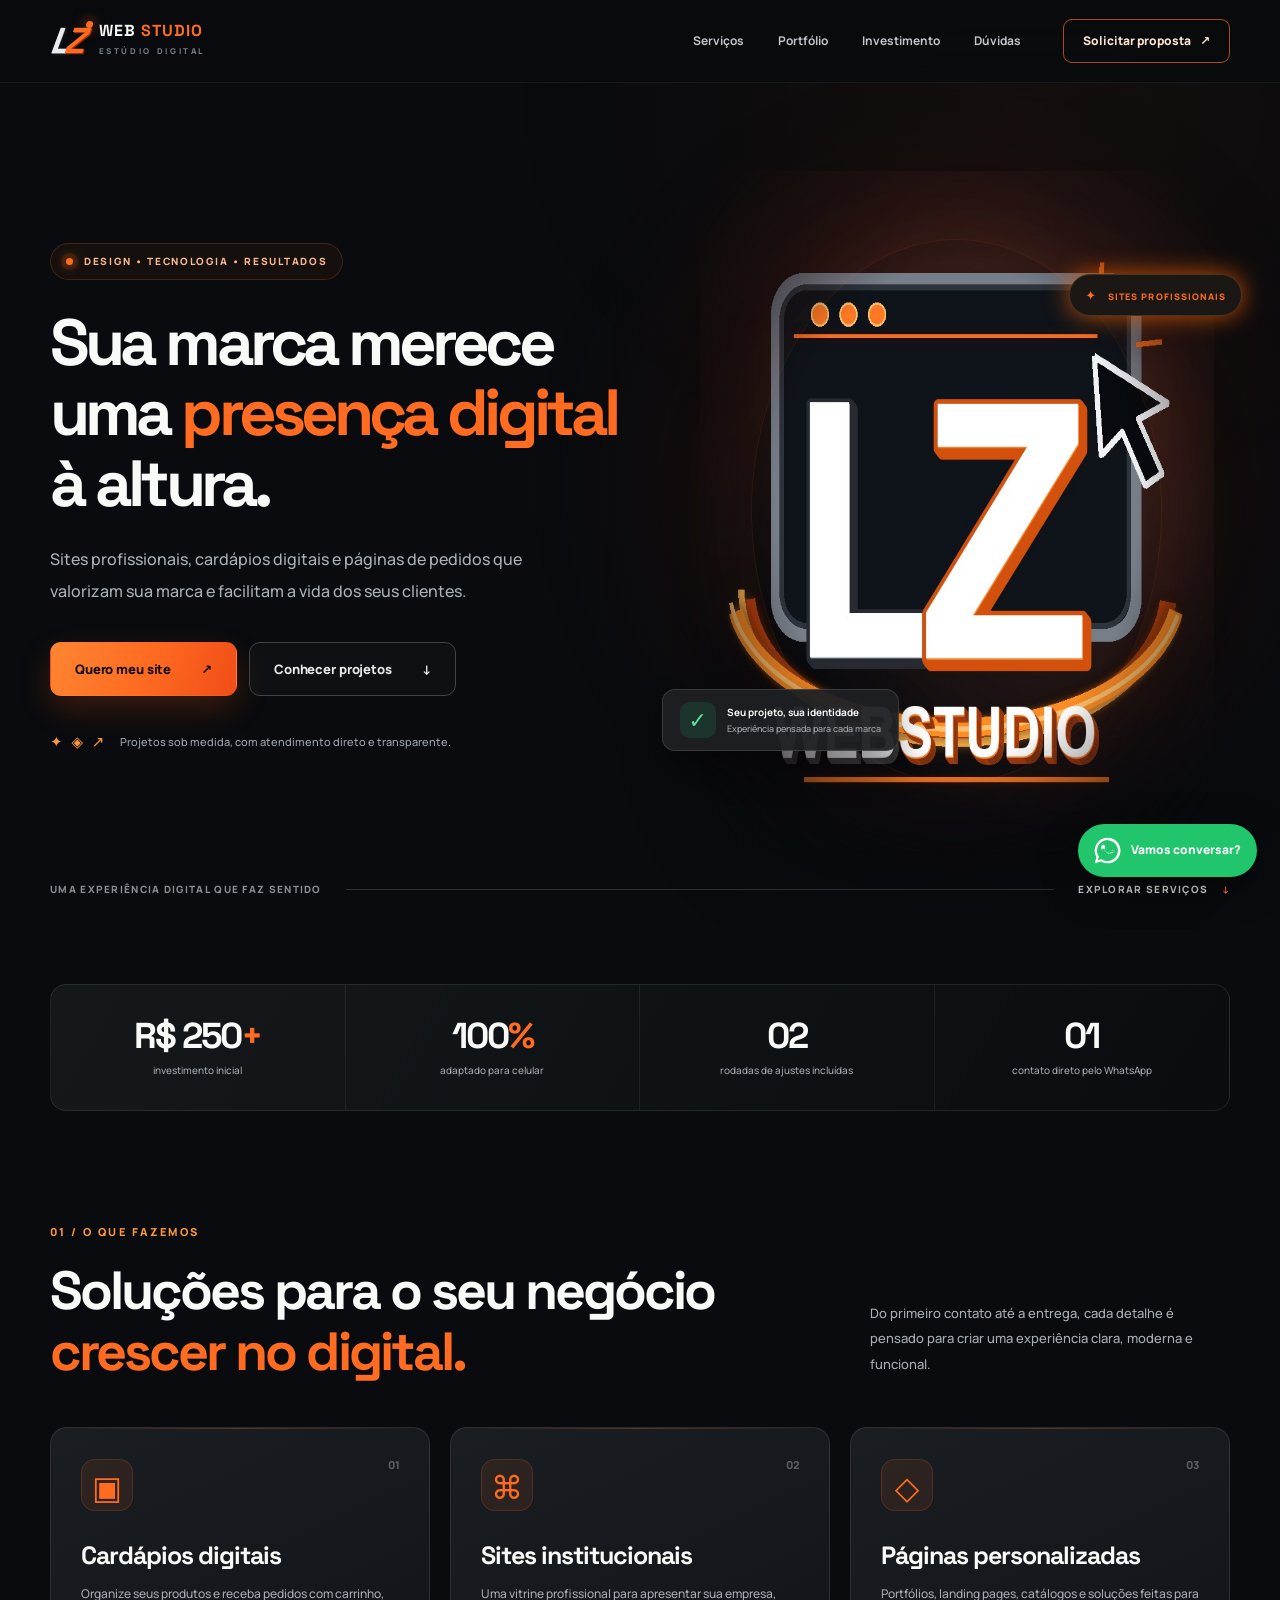
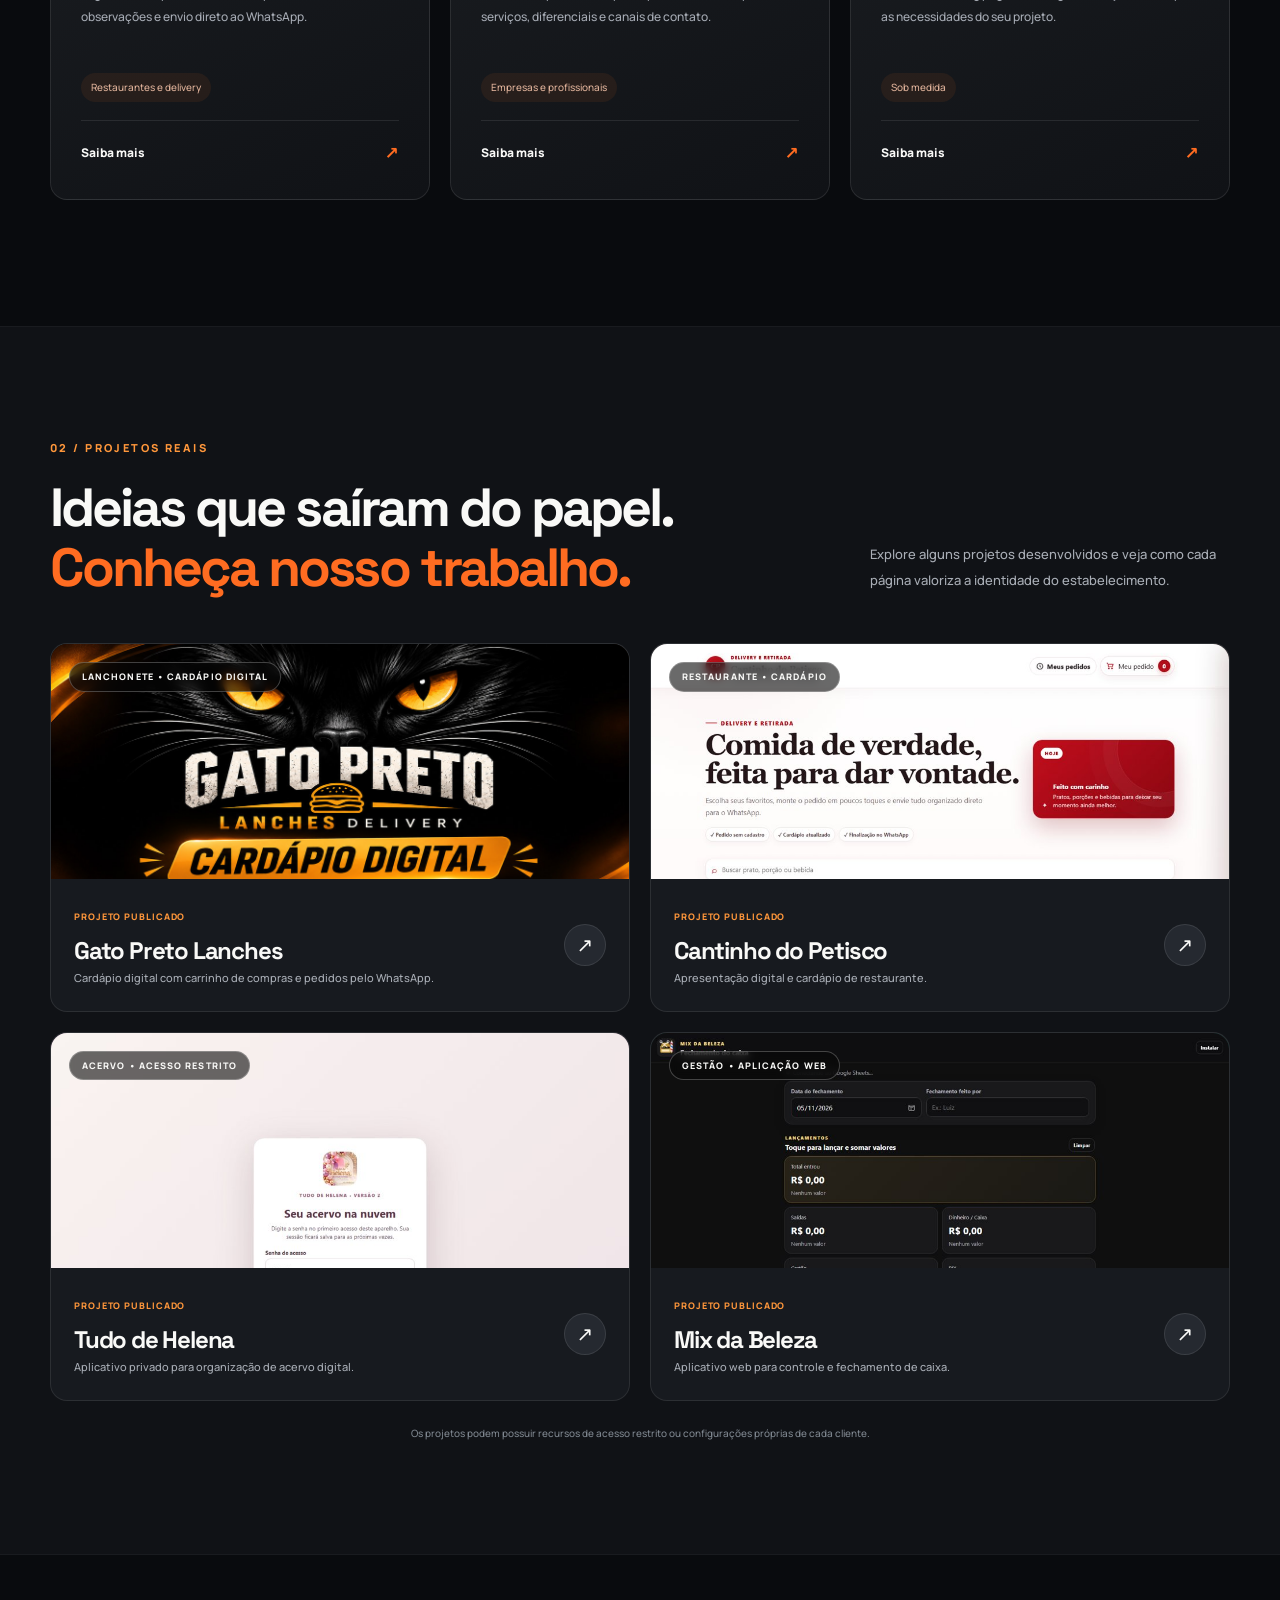
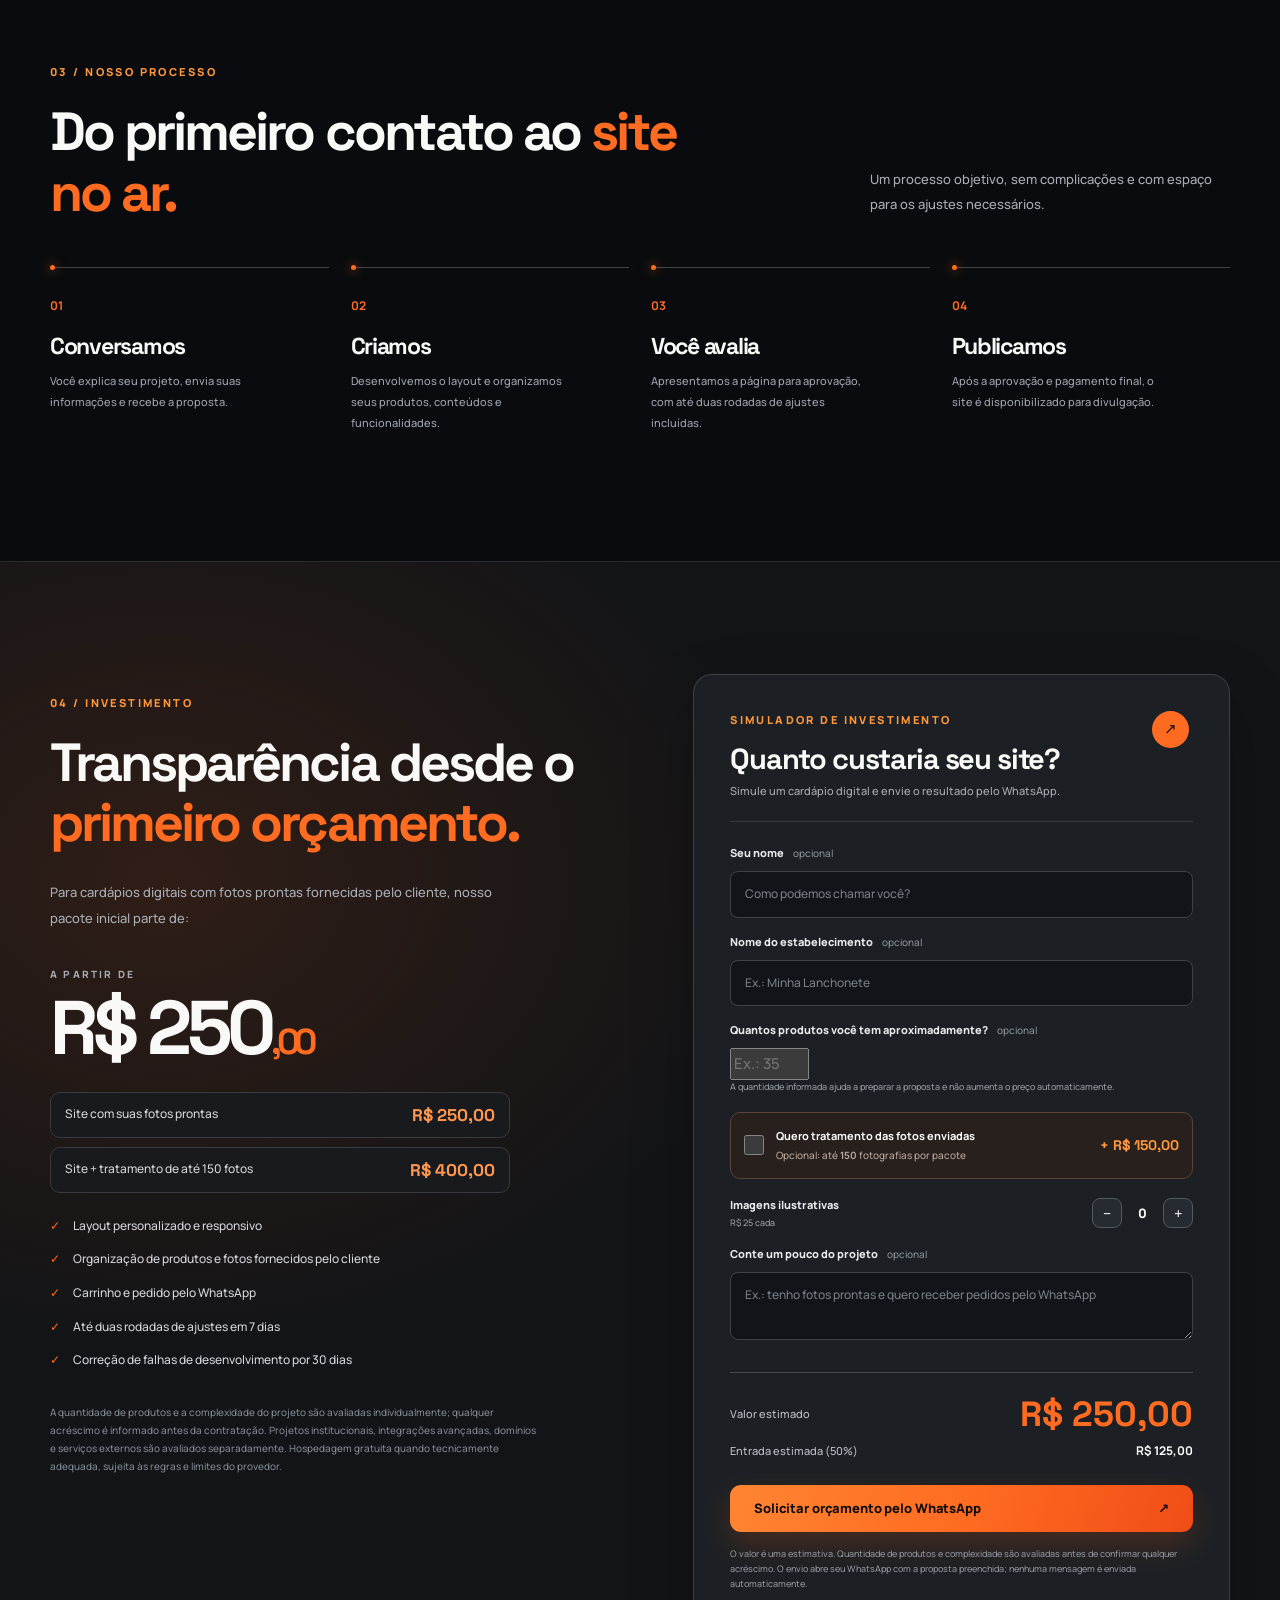
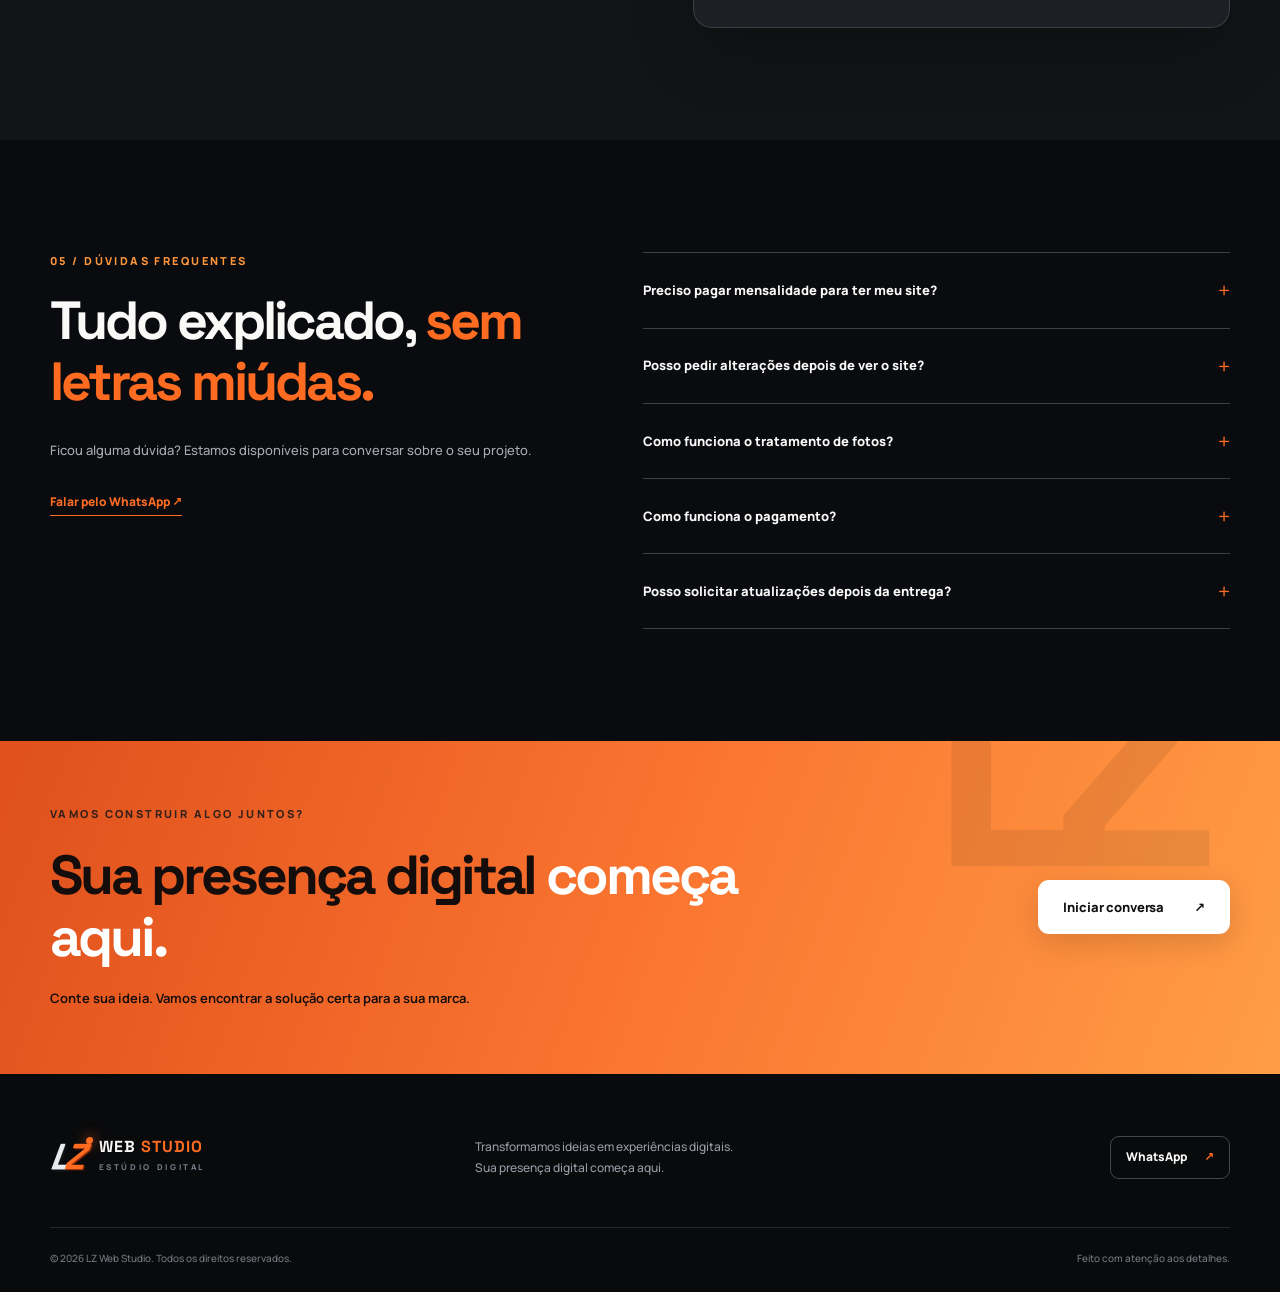
<file: index.html>
<!doctype html>
<html lang="pt-BR">
<head>
  <meta charset="utf-8">
  <meta name="viewport" content="width=device-width,initial-scale=1,viewport-fit=cover">
  <meta name="theme-color" content="#0b0c0f">
  <meta name="color-scheme" content="dark">
  <meta name="description" content="LZ Web Studio: criação de sites profissionais, cardápios digitais e páginas de pedidos pelo WhatsApp. Conheça nosso portfólio e simule seu orçamento a partir de R$ 250.">
  <title>LZ Web Studio | Sua presença digital começa aqui</title>
  <link rel="canonical" href="https://luizemsaopaulo.github.io/lz-web-studio/">
  <link rel="icon" href="assets/favicon.svg" type="image/svg+xml">
  <link rel="apple-touch-icon" href="assets/favicon-180.png">
  <link rel="preconnect" href="https://fonts.googleapis.com">
  <link rel="preconnect" href="https://fonts.gstatic.com" crossorigin>
  <link href="https://fonts.googleapis.com/css2?family=Manrope:wght@400;500;600;700;800&family=Space+Grotesk:wght@500;600;700&display=swap" rel="stylesheet">
  <link rel="stylesheet" href="styles.css?v=5">
  <meta property="og:type" content="website">
  <meta property="og:locale" content="pt_BR">
  <meta property="og:site_name" content="LZ Web Studio">
  <meta property="og:url" content="https://luizemsaopaulo.github.io/lz-web-studio/">
  <meta property="og:title" content="LZ Web Studio | Sua presença digital começa aqui">
  <meta property="og:description" content="Sites profissionais, cardápios digitais e pedidos online. Conheça nossos projetos e simule seu orçamento a partir de R$ 250.">
  <meta property="og:image" content="https://lz-web-studio-admin.pages.dev/og.jpg?v=5">
  <meta property="og:image:secure_url" content="https://lz-web-studio-admin.pages.dev/og.jpg?v=5">
  <meta property="og:image:type" content="image/jpeg">
  <meta property="og:image:width" content="1200">
  <meta property="og:image:height" content="630">
  <meta property="og:image:alt" content="LZ Web Studio — Sua presença digital começa aqui — criação de sites profissionais e cardápios digitais">
  <meta name="twitter:card" content="summary_large_image">
  <meta name="twitter:title" content="LZ Web Studio | Sua presença digital começa aqui">
  <meta name="twitter:description" content="Criação de sites profissionais e cardápios digitais. Simule seu orçamento!">
  <meta name="twitter:image" content="https://lz-web-studio-admin.pages.dev/og.jpg?v=5">
  <script type="application/ld+json">{"@context":"https://schema.org","@type":"ProfessionalService","name":"LZ Web Studio","description":"Criação de sites, páginas de pedidos e cardápios digitais.","url":"https://luizemsaopaulo.github.io/lz-web-studio/","areaServed":"BR","availableLanguage":"Portuguese","telephone":"+55-11-94740-6124"}</script>
</head>
<body>
  <div class="progress" id="progress"></div>
  <header class="site-header" id="topo">
    <nav class="nav container" aria-label="Navegação principal">
      <a href="#topo" class="brand" aria-label="LZ Web Studio — início">
        <span class="brand-mark">L<span>Z</span><i class="brand-dot"></i></span>
        <span class="brand-name">WEB <b>STUDIO</b><small>ESTÚDIO DIGITAL</small></span>
      </a>
      <button class="menu-toggle" aria-controls="nav-links" aria-expanded="false" aria-label="Abrir menu"><span></span><span></span><span></span></button>
      <div class="nav-links" id="nav-links">
        <a href="#servicos">Serviços</a><a href="#portfolio">Portfólio</a><a href="#precos">Investimento</a><a href="#perguntas">Dúvidas</a>
      </div>
      <a class="nav-cta" href="#orcamento">Solicitar proposta <span aria-hidden="true">↗</span></a>
    </nav>
  </header>

  <main>
    <section class="hero section" aria-labelledby="hero-heading">
      <div class="hero-grid container">
        <div class="hero-copy">
          <div class="eyebrow"><span class="pulse-dot"></span> DESIGN • TECNOLOGIA • RESULTADOS</div>
          <h1 id="hero-heading">Sua marca merece uma <em>presença digital</em> à altura.</h1>
          <p>Sites profissionais, cardápios digitais e páginas de pedidos que valorizam sua marca e facilitam a vida dos seus clientes.</p>
          <div class="hero-actions">
            <a class="btn btn-primary" href="#orcamento">Quero meu site <span aria-hidden="true">↗</span></a>
            <a class="btn btn-outline" href="#portfolio">Conhecer projetos <span aria-hidden="true">↓</span></a>
          </div>
          <div class="hero-proof"><span class="proof-icons">✦ &nbsp; ◈ &nbsp; ↗</span><span>Projetos sob medida, com atendimento direto e transparente.</span></div>
        </div>
        <div class="hero-art" aria-label="Identidade visual da LZ Web Studio">
          <span class="hero-halo"></span>
          <div class="hero-img-wrap">
            <img src="assets/logo-3d.jpg" alt="Logo LZ Web Studio em efeito 3D, nas cores preto, prata e laranja" width="680" height="680" fetchpriority="high">
          </div>
          <div class="hero-mini-card"><span class="card-check">✓</span><span><b>Seu projeto, sua identidade</b><small>Experiência pensada para cada marca</small></span></div>
          <div class="hero-float">✦ <span>SITES PROFISSIONAIS</span></div>
        </div>
      </div>
      <div class="hero-bottom container">
        <span>UMA EXPERIÊNCIA DIGITAL QUE FAZ SENTIDO</span><span class="line"></span><a href="#servicos">EXPLORAR SERVIÇOS <span aria-hidden="true">↓</span></a>
      </div>
    </section>

    <section class="numbers container" aria-label="Diferenciais">
      <div class="number"><strong>R$ 250<span>+</span></strong><span>investimento inicial</span></div>
      <div class="number"><strong>100<span>%</span></strong><span>adaptado para celular</span></div>
      <div class="number"><strong>02</strong><span>rodadas de ajustes incluídas</span></div>
      <div class="number"><strong>01</strong><span>contato direto pelo WhatsApp</span></div>
    </section>

    <section class="section services" id="servicos" aria-labelledby="servicos-heading">
      <div class="container">
        <div class="section-heading"><div><span class="kicker">01 / O QUE FAZEMOS</span><h2 id="servicos-heading">Soluções para o seu negócio <em>crescer no digital.</em></h2></div><p>Do primeiro contato até a entrega, cada detalhe é pensado para criar uma experiência clara, moderna e funcional.</p></div>
        <div class="service-grid">
          <article class="service-card"><div class="service-ico">▣</div><span class="service-num">01</span><h3>Cardápios digitais</h3><p>Organize seus produtos e receba pedidos com carrinho, observações e envio direto ao WhatsApp.</p><span class="tag">Restaurantes e delivery</span><a href="#orcamento" aria-label="Solicitar cardápio digital">Saiba mais <span>↗</span></a></article>
          <article class="service-card"><div class="service-ico">⌘</div><span class="service-num">02</span><h3>Sites institucionais</h3><p>Uma vitrine profissional para apresentar sua empresa, serviços, diferenciais e canais de contato.</p><span class="tag">Empresas e profissionais</span><a href="#orcamento" aria-label="Solicitar site institucional">Saiba mais <span>↗</span></a></article>
          <article class="service-card"><div class="service-ico">◇</div><span class="service-num">03</span><h3>Páginas personalizadas</h3><p>Portfólios, landing pages, catálogos e soluções feitas para as necessidades do seu projeto.</p><span class="tag">Sob medida</span><a href="#orcamento" aria-label="Solicitar página personalizada">Saiba mais <span>↗</span></a></article>
        </div>
      </div>
    </section>

    <section class="section portfolio" id="portfolio" aria-labelledby="portfolio-heading">
      <div class="container">
        <div class="section-heading"><div><span class="kicker">02 / PROJETOS REAIS</span><h2 id="portfolio-heading">Ideias que saíram do papel. <em>Conheça nosso trabalho.</em></h2></div><p>Explore alguns projetos desenvolvidos e veja como cada página valoriza a identidade do estabelecimento.</p></div>
        <div class="project-grid">
          <article class="project-card project-gato">
            <div class="project-visual"><img src="assets/gato-preto-preview.jpg" alt="Prévia oficial Gato Preto Lanches, cardápio digital" loading="lazy"><span class="project-type">LANCHONETE • CARDÁPIO DIGITAL</span></div>
            <div class="project-info"><div><span>PROJETO PUBLICADO</span><h3>Gato Preto Lanches</h3><p>Cardápio digital com carrinho de compras e pedidos pelo WhatsApp.</p></div><a class="project-link" href="https://gato-preto-lanches.pages.dev/" target="_blank" rel="noopener noreferrer" aria-label="Abrir site Gato Preto Lanches">↗</a></div>
          </article>
          <article class="project-card project-cantinho">
            <div class="project-visual"><img src="assets/cantinho-preview.jpg" alt="Prévia do site Cantinho do Petisco" loading="lazy"><span class="project-type">RESTAURANTE • CARDÁPIO</span></div>
            <div class="project-info"><div><span>PROJETO PUBLICADO</span><h3>Cantinho do Petisco</h3><p>Apresentação digital e cardápio de restaurante.</p></div><a class="project-link" href="https://luizemsaopaulo.github.io/cantinho-do-petisco-v3/" target="_blank" rel="noopener noreferrer" aria-label="Abrir site Cantinho do Petisco">↗</a></div>
          </article>
          <article class="project-card project-helena">
            <div class="project-visual"><img src="assets/helena-preview.jpg" alt="Prévia do site Tudo de Helena" loading="lazy"><span class="project-type">ACERVO • ACESSO RESTRITO</span></div>
            <div class="project-info"><div><span>PROJETO PUBLICADO</span><h3>Tudo de Helena</h3><p>Aplicativo privado para organização de acervo digital.</p></div><a class="project-link" href="https://luizemsaopaulo.github.io/tudo-de-helena-versao2/" target="_blank" rel="noopener noreferrer" aria-label="Abrir site Tudo de Helena">↗</a></div>
          </article>
          <article class="project-card project-beleza">
            <div class="project-visual"><img src="assets/beleza-preview.jpg" alt="Prévia do site Mix da Beleza" loading="lazy"><span class="project-type">GESTÃO • APLICAÇÃO WEB</span></div>
            <div class="project-info"><div><span>PROJETO PUBLICADO</span><h3>Mix da Beleza</h3><p>Aplicativo web para controle e fechamento de caixa.</p></div><a class="project-link" href="https://luizemsaopaulo.github.io/mix-da-beleza-pwa/" target="_blank" rel="noopener noreferrer" aria-label="Abrir site Mix da Beleza">↗</a></div>
          </article>
        </div>
        <p class="portfolio-note">Os projetos podem possuir recursos de acesso restrito ou configurações próprias de cada cliente.</p>
      </div>
    </section>

    <section class="section steps" aria-labelledby="etapas-heading">
      <div class="container"><div class="section-heading"><div><span class="kicker">03 / NOSSO PROCESSO</span><h2 id="etapas-heading">Do primeiro contato ao <em>site no ar.</em></h2></div><p>Um processo objetivo, sem complicações e com espaço para os ajustes necessários.</p></div>
        <div class="step-grid"><article><span>01</span><h3>Conversamos</h3><p>Você explica seu projeto, envia suas informações e recebe a proposta.</p></article><article><span>02</span><h3>Criamos</h3><p>Desenvolvemos o layout e organizamos seus produtos, conteúdos e funcionalidades.</p></article><article><span>03</span><h3>Você avalia</h3><p>Apresentamos a página para aprovação, com até duas rodadas de ajustes incluídas.</p></article><article><span>04</span><h3>Publicamos</h3><p>Após a aprovação e pagamento final, o site é disponibilizado para divulgação.</p></article></div>
      </div>
    </section>

    <section class="section pricing" id="precos" aria-labelledby="precos-heading">
      <div class="container">
        <div class="pricing-grid">
          <div class="pricing-intro"><span class="kicker">04 / INVESTIMENTO</span><h2 id="precos-heading">Transparência desde o <em>primeiro orçamento.</em></h2><p>Para cardápios digitais com fotos prontas fornecidas pelo cliente, nosso pacote inicial parte de:</p><div class="price-display"><small>A PARTIR DE</small><strong>R$ 250<span>,00</span></strong></div><div class="photo-options"><div class="photo-option-basic"><span>Site com suas fotos prontas</span><strong>R$ 250,00</strong></div><div class="photo-option-edit"><span>Site + tratamento de até 150 fotos</span><strong>R$ 400,00</strong></div></div><ul class="tick-list"><li>Layout personalizado e responsivo</li><li>Organização de produtos e fotos fornecidos pelo cliente</li><li>Carrinho e pedido pelo WhatsApp</li><li>Até duas rodadas de ajustes em 7 dias</li><li>Correção de falhas de desenvolvimento por 30 dias</li></ul><p class="fineprint">A quantidade de produtos e a complexidade do projeto são avaliadas individualmente; qualquer acréscimo é informado antes da contratação. Projetos institucionais, integrações avançadas, domínios e serviços externos são avaliados separadamente. Hospedagem gratuita quando tecnicamente adequada, sujeita às regras e limites do provedor.</p></div>
          <form class="quote" id="orcamento" autocomplete="on">
            <div class="quote-top"><span class="kicker">SIMULADOR DE INVESTIMENTO</span><span class="quote-icon">↗</span><h3>Quanto custaria seu site?</h3><p>Simule um cardápio digital e envie o resultado pelo WhatsApp.</p></div>
            <label for="client-name">Seu nome <span>opcional</span></label><input id="client-name" type="text" maxlength="70" placeholder="Como podemos chamar você?">
            <label for="business-name">Nome do estabelecimento <span>opcional</span></label><input id="business-name" type="text" maxlength="100" placeholder="Ex.: Minha Lanchonete">
            <label for="products">Quantos produtos você tem aproximadamente? <span>opcional</span></label><input id="products" type="number" min="1" max="10000" step="1" inputmode="numeric" placeholder="Ex.: 35"><p class="range-note">A quantidade informada ajuda a preparar a proposta e não aumenta o preço automaticamente.</p>
            <label class="photo-package-choice" for="editphotos"><input id="editphotos" type="checkbox"><span><strong>Quero tratamento das fotos enviadas</strong><small>Opcional: até <b id="photo-package-limit">150</b> fotografias por pacote</small></span><b id="photo-package-price">+ R$ 150,00</b></label>
            <div class="counter-line"><label for="createphotos">Imagens ilustrativas <small>R$ 25 cada</small></label><div class="counter"><button type="button" data-counter="createphotos" data-step="-1" aria-label="Diminuir imagens ilustrativas">−</button><output id="createphotos-value" for="createphotos">0</output><button type="button" data-counter="createphotos" data-step="1" aria-label="Aumentar imagens ilustrativas">+</button></div></div><input id="createphotos" type="hidden" value="0">
            <label for="details">Conte um pouco do projeto <span>opcional</span></label><textarea id="details" rows="2" maxlength="700" placeholder="Ex.: tenho fotos prontas e quero receber pedidos pelo WhatsApp"></textarea>
            <div class="price-summary"><div><span>Valor estimado</span><strong id="quote-total">R$ 250,00</strong></div><div class="quote-detail"><span>Entrada estimada (50%)</span><b id="quote-entry">R$ 125,00</b></div></div>
            <button class="btn btn-primary quote-submit" type="submit"><span>Solicitar orçamento pelo WhatsApp</span><span>↗</span></button>
            <p class="quote-disclaimer">O valor é uma estimativa. Quantidade de produtos e complexidade são avaliadas antes de confirmar qualquer acréscimo. O envio abre seu WhatsApp com a proposta preenchida; nenhuma mensagem é enviada automaticamente.</p>
          </form>
        </div>
      </div>
    </section>

    <section class="section faq" id="perguntas" aria-labelledby="faq-heading">
      <div class="container faq-grid"><div><span class="kicker">05 / DÚVIDAS FREQUENTES</span><h2 id="faq-heading">Tudo explicado, <em>sem letras miúdas.</em></h2><p>Ficou alguma dúvida? Estamos disponíveis para conversar sobre o seu projeto.</p><a href="https://wa.me/5511947406124?text=Ol%C3%A1%21%20Gostaria%20de%20saber%20mais%20sobre%20os%20sites%20da%20LZ%20Web%20Studio." class="text-link" target="_blank" rel="noopener noreferrer">Falar pelo WhatsApp ↗</a></div><div class="faq-items">
      <details><summary>Preciso pagar mensalidade para ter meu site?<span>+</span></summary><p>Não necessariamente. Podemos utilizar hospedagem gratuita compatível com o projeto. Domínio próprio e determinados serviços adicionais podem gerar custos externos. Manutenção é opcional.</p></details>
      <details><summary>Posso pedir alterações depois de ver o site?<span>+</span></summary><p>Sim. Estão incluídas até duas rodadas de alterações, solicitadas dentro de sete dias após a apresentação da versão para avaliação. Uma rodada pode reunir várias correções solicitadas juntas.</p></details>
      <details><summary>Como funciona o tratamento de fotos?<span>+</span></summary><p>Se você já tiver fotos prontas, elas serão utilizadas sem acréscimo de edição. Para melhorar as fotos fornecidas, oferecemos um pacote opcional de R$ 150,00 para até 150 fotografias. Site com fotos prontas: a partir de R$ 250,00; com tratamento: a partir de R$ 400,00. Criação de imagens ilustrativas para produtos sem fotos é um serviço à parte.</p></details>
      <details><summary>Como funciona o pagamento?<span>+</span></summary><p>Para projetos do pacote inicial: 50% na contratação e os outros 50% após aprovação, antes da publicação. Projetos personalizados podem ter condições definidas em proposta.</p></details>
      <details><summary>Posso solicitar atualizações depois da entrega?<span>+</span></summary><p>Sim. Alterações posteriores são orçadas separadamente; há opção de manutenção por R$ 50/mês para até quatro solicitações simples. Correções de falhas de desenvolvimento têm cobertura de 30 dias.</p></details>
    </div></div>
    </section>

    <section class="final-cta"><div class="container final-inner"><div><span class="kicker">VAMOS CONSTRUIR ALGO JUNTOS?</span><h2>Sua presença digital <em>começa aqui.</em></h2><p>Conte sua ideia. Vamos encontrar a solução certa para a sua marca.</p></div><a class="btn btn-white" href="https://wa.me/5511947406124?text=Ol%C3%A1%2C%20LZ%20Web%20Studio%21%20Gostaria%20de%20conversar%20sobre%20um%20site." target="_blank" rel="noopener noreferrer">Iniciar conversa <span>↗</span></a></div></section>
  </main>

  <footer class="footer"><div class="container"><div class="footer-main"><a class="brand" href="#topo" aria-label="Voltar ao início"><span class="brand-mark">L<span>Z</span><i class="brand-dot"></i></span><span class="brand-name">WEB <b>STUDIO</b><small>ESTÚDIO DIGITAL</small></span></a><p>Transformamos ideias em experiências digitais. <br>Sua presença digital começa aqui.</p><a href="https://wa.me/5511947406124" target="_blank" rel="noopener noreferrer">WhatsApp <span>↗</span></a></div><div class="footer-bottom"><span>© <span id="year">2026</span> LZ Web Studio. Todos os direitos reservados.</span><span>Feito com atenção aos detalhes.</span></div></div></footer>

  <a class="floating-whatsapp" href="https://wa.me/5511947406124?text=Ol%C3%A1%2C%20LZ%20Web%20Studio%21%20Quero%20um%20or%C3%A7amento%20para%20um%20site." target="_blank" rel="noopener noreferrer" aria-label="Falar com LZ Web Studio pelo WhatsApp"><svg viewBox="0 0 32 32" aria-hidden="true"><path fill="currentColor" d="M16 .8A15.2 15.2 0 0 0 2.9 23.7L.8 31l7.5-2A15.2 15.2 0 1 0 16 .8Zm0 27.7c-2.3 0-4.5-.6-6.5-1.8l-.5-.3-4.4 1.2 1.2-4.3-.3-.5A12.4 12.4 0 1 1 16 28.5Zm6.8-9.3c-.4-.2-2.2-1.1-2.6-1.2-.3-.1-.6-.2-.8.2s-1 1.2-1.2 1.4-.5.3-.9.1a10.3 10.3 0 0 1-3-1.9 11.3 11.3 0 0 1-2.1-2.6c-.2-.4 0-.6.2-.8l.6-.7c.2-.2.2-.4.4-.6.1-.2 0-.5 0-.7s-.8-2-1.1-2.7c-.3-.7-.6-.6-.8-.6h-.7c-.2 0-.7.1-1 .5s-1.3 1.3-1.3 3.1 1.4 3.6 1.6 1.1 3.7 3.9 5.8 4.7c.8.3 1.5.5 2 .6.8.3 1.6.2 2.2.1.7-.1 2.2-.9 2.5-1.8.3-.9.3-1.7.2-1.8-.1-.2-.4-.3-.8-.5Z"/></svg><span class="floating-label">Vamos conversar?</span></a>
  <script src="cms.js?v=3" defer></script>
  <script src="app.js?v=6" defer></script>
</body>
</html>
</file>
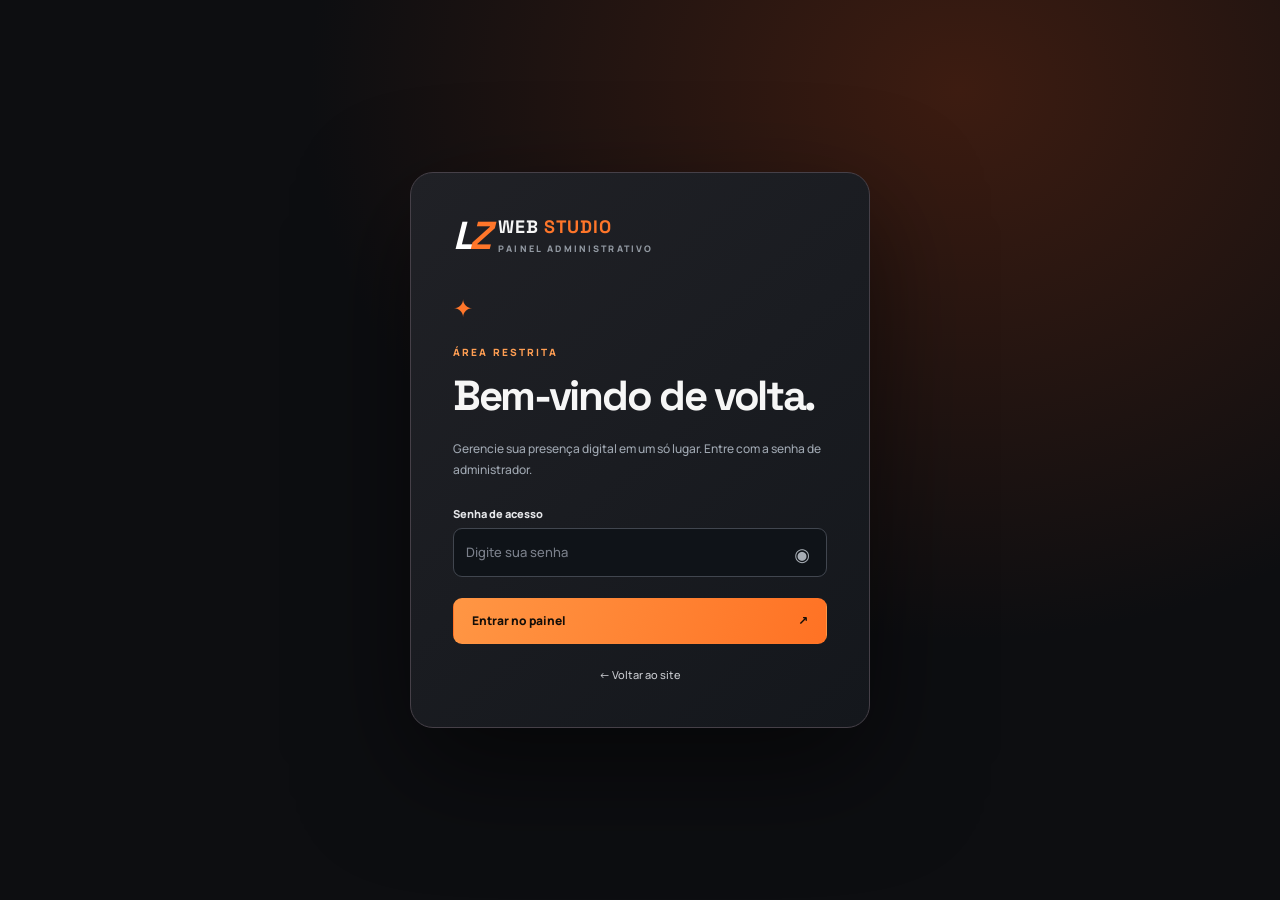
<file: admin/index.html>
<!doctype html>
<html lang="pt-BR">
<head>
<meta charset="UTF-8"><meta name="viewport" content="width=device-width,initial-scale=1">
<meta name="robots" content="noindex,nofollow"><meta name="theme-color" content="#101114">
<title>Central ADM — LZ Web Studio</title>
<link href="https://fonts.googleapis.com/css2?family=Manrope:wght@400;500;600;700;800&family=Space+Grotesk:wght@500;600;700&display=swap" rel="stylesheet">
<link rel="stylesheet" href="admin.css?v=1">
</head>
<body>
<section id="auth" class="auth">
  <div class="auth-card">
    <div class="auth-brand"><span class="mark">L<span>Z</span></span><span>WEB <b>STUDIO</b><small>PAINEL ADMINISTRATIVO</small></span></div>
    <div class="auth-ico">✦</div>
    <p class="eyebrow">ÁREA RESTRITA</p><h1>Bem-vindo de volta.</h1>
    <p>Gerencie sua presença digital em um só lugar. Entre com a senha de administrador.</p>
    <form id="login-form">
      <label for="password">Senha de acesso</label>
      <div class="password-field"><input type="password" id="password" required autocomplete="current-password" placeholder="Digite sua senha"><button type="button" id="show-password" aria-label="Mostrar ou ocultar senha">◉</button></div>
      <button id="login-button" type="submit" class="button primary full">Entrar no painel <span>↗</span></button>
    </form>
    <p role="alert" class="auth-error" id="login-error" hidden></p>
    <a class="auth-back" href="https://luizemsaopaulo.github.io/lz-web-studio/" target="_blank" rel="noopener noreferrer">← Voltar ao site</a>
  </div>
</section>
<div id="app" class="app" hidden>
  <aside class="sidebar">
    <div class="side-brand"><span class="mark">L<span>Z</span></span><span>WEB <b>STUDIO</b><small>CENTRAL DE GESTÃO</small></span></div>
    <p class="side-label">MENU PRINCIPAL</p>
    <nav id="navigation" aria-label="Seções do painel">
      <button class="nav-item active" type="button" data-page="inicio"><span class="nav-ico">◈</span> Visão geral</button>
      <button class="nav-item" type="button" data-page="marca"><span class="nav-ico">✦</span> Marca e textos</button>
      <button class="nav-item" type="button" data-page="precos"><span class="nav-ico">＄</span> Valores e serviços</button>
      <button class="nav-item" type="button" data-page="portfolio"><span class="nav-ico">▣</span> Portfólio</button>
      <button class="nav-item" type="button" data-page="imagens"><span class="nav-ico">▧</span> Imagens</button>
      <button class="nav-item" type="button" data-page="seguranca"><span class="nav-ico">⚿</span> Segurança</button>
    </nav>
    <div class="side-bottom">
      <a class="site-link" href="https://luizemsaopaulo.github.io/lz-web-studio/" target="_blank" rel="noopener noreferrer">↗ Visualizar site publicado</a>
      <button id="logout" type="button" class="logout">↪ Sair do painel</button>
    </div>
  </aside>
  <div class="workspace">
    <header class="topbar">
      <button class="hamburger" type="button" id="hamburger" aria-label="Abrir menu">☰</button>
      <div><small>PAINEL DE CONTROLE / <span id="breadcrumb">Visão geral</span></small><strong>LZ Web Studio <span class="online-dot"></span></strong></div>
      <div class="top-actions"><span id="save-status" role="status">Todas as alterações salvas</span><button type="button" id="save" class="button primary">Salvar alterações <span>↗</span></button></div>
    </header>
    <main class="content">
      <section id="page-inicio" class="page">
        <div class="page-head"><p class="eyebrow">PAINEL ADMINISTRATIVO</p><h1>Visão geral <span class="accent">✦</span></h1><p>Tudo o que você precisa para manter a LZ Web Studio atualizada, sem editar código.</p></div>
        <div class="metric-grid">
          <article><small>Projetos no portfólio</small><strong id="metric-projects">3</strong><span>Personalize, adicione e reorganize</span></article>
          <article><small>Investimento inicial</small><strong id="metric-price">R$ 250,00</strong><span>Atualizado no simulador do site</span></article>
          <article><small>Serviços cadastrados</small><strong id="metric-services">3</strong><span>Ofertas apresentadas na página</span></article>
        </div>
        <div class="overview-grid">
          <article class="panel welcome"><span class="kicker">BEM-VINDO À SUA CENTRAL</span><h2>Sua página, sob seu controle.</h2><p>Altere os textos da marca, preços, portfólio e imagens; depois clique em <b>Salvar alterações</b>. O conteúdo público será atualizado automaticamente.</p><div class="overview-links"><button class="button outline" data-go="portfolio" type="button">Editar portfólio ↗</button><button class="button outline" data-go="precos" type="button">Atualizar preços ↗</button></div></article>
          <article class="panel shortcuts"><h3>Acesso rápido</h3><a href="https://luizemsaopaulo.github.io/lz-web-studio/" target="_blank" rel="noopener noreferrer">↗ Abrir página de clientes</a><button type="button" id="copy-site-link">⧉ Copiar link para WhatsApp</button><button type="button" id="refresh-data">⟳ Recarregar informações</button><p>As alterações no site público não dependem de uma nova publicação do GitHub.</p></article>
        </div>
      </section>

      <section id="page-marca" class="page" hidden>
        <div class="page-head"><p class="eyebrow">IDENTIDADE E COMUNICAÇÃO</p><h1>Marca e <em>textos</em></h1><p>Personalize a apresentação e o contato principal da agência.</p></div>
        <div class="panel form-panel"><h2>Informações da marca</h2>
          <div class="field-row"><label>Nome da marca<input data-path="businessName" maxlength="80"></label><label>WhatsApp (país + DDD + número)<input data-path="whatsapp" maxlength="20" inputmode="numeric" placeholder="5511999999999"></label></div>
          <label>Slogan<input data-path="slogan" maxlength="120"></label>
          <h3 class="divider-head">Título da página inicial</h3>
          <div class="field-row"><label>Início do título<input data-path="heroBefore" maxlength="130"></label><label>Parte destacada em laranja<input data-path="heroHighlight" maxlength="100"></label></div>
          <label>Final do título<input data-path="heroAfter" maxlength="90"></label>
          <label>Descrição principal<textarea data-path="heroDescription" rows="4" maxlength="500"></textarea></label>
          <div class="help">Essas alterações são aplicadas no site público após salvar.</div>
        </div>
      </section>

      <section id="page-precos" class="page" hidden>
        <div class="page-head"><p class="eyebrow">ORÇAMENTOS E OFERTAS</p><h1>Valores e <em>serviços</em></h1><p>Configure os preços usados no simulador e os serviços apresentados.</p></div>
        <div class="panel form-panel"><h2>Tabela de preços do site</h2>
          <div class="fields-3">
            <label>Valor inicial (R$)<input type="number" min="0" max="50000" step=".01" data-path="pricing.base"></label>

            <label>Pacote de edição de fotos (R$)<input type="number" min="0" max="50000" step=".01" data-path="pricing.retouch"></label>
            <label>Quantidade máxima de fotos do pacote<input type="number" min="1" max="1000" step="1" data-path="pricing.retouchLimit"></label>
            <label>Imagem ilustrativa (R$)<input type="number" min="0" max="50000" step=".01" data-path="pricing.illustration"></label>
            <label>Entrada (%)<input type="number" min="1" max="100" step="1" data-path="pricing.deposit"></label>
            <label>Manutenção mensal opcional (R$)<input type="number" min="0" max="50000" step=".01" data-path="pricing.maintenance"></label>
          </div>
          <p class="help">A quantidade de produtos é informada pelo cliente como estimativa e não gera acréscimo automático. Você avalia o volume e combina eventuais ajustes na proposta.</p>
        </div>
        <div class="panel form-panel"><div class="section-top"><div><h2>Serviços anunciados</h2><p>Edite as descrições exibidas no site.</p></div><button id="add-service" type="button" class="button outline">+ Novo serviço</button></div><div id="services-editor" class="editor-stack"></div></div>
      </section>

      <section id="page-portfolio" class="page" hidden>
        <div class="page-head"><p class="eyebrow">PROJETOS E CLIENTES</p><h1>Seu <em>portfólio</em></h1><p>Adicione trabalhos, edite descrições, troque imagens e configure o link de demonstração.</p></div>
        <div class="panel form-panel"><div class="section-top"><div><h2>Projetos cadastrados</h2><p>Use imagens e links públicos autorizados pelo cliente.</p></div><button id="add-project" type="button" class="button primary">+ Adicionar projeto</button></div><div id="projects-editor" class="editor-stack"></div></div>
      </section>

      <section id="page-imagens" class="page" hidden>
        <div class="page-head"><p class="eyebrow">IDENTIDADE VISUAL</p><h1>Imagens da <em>marca</em></h1><p>Escolha novas imagens para o site e para os links compartilhados no WhatsApp.</p></div>
        <div class="image-grid">
          <div class="panel form-panel"><h2>Logo principal</h2><img id="logo-preview" alt="Logo atual" class="image-preview" src="../assets/logo-3d.jpg"><p>Imagem principal no início do site. Recomendado: quadrada e de boa qualidade.</p><label class="button outline upload-control">Escolher nova logo<input type="file" id="logo-upload" accept="image/png,image/jpeg,image/webp" hidden></label><p id="logo-filename" class="help"></p></div>
          <div class="panel form-panel"><h2>Prévia do WhatsApp</h2><img id="cover-preview" alt="Imagem para compartilhamento" class="image-preview wide" src="../assets/og-whatsapp-20261105.jpg"><p>Imagem que aparece quando alguém envia o link. Recomendado: horizontal, proporção 1200 × 630.</p><label class="button outline upload-control">Escolher imagem de compartilhamento<input type="file" id="cover-upload" accept="image/png,image/jpeg,image/webp" hidden></label><p id="cover-filename" class="help"></p></div>
        </div>
        <p class="help">Após selecionar as imagens, clique em <b>Salvar alterações</b>. A prévia do WhatsApp pode demorar a atualizar por causa do cache do aplicativo.</p>
      </section>

      <section id="page-seguranca" class="page" hidden>
        <div class="page-head"><p class="eyebrow">PRIVACIDADE E ACESSO</p><h1>Segurança do <em>painel</em></h1><p>Seu acesso é protegido por senha e sessão temporária.</p></div>
        <div class="panel form-panel" style="max-width:640px"><h2>Alterar senha de administrador</h2><p>Escolha uma senha forte com pelo menos 12 caracteres. A alteração encerra todas as sessões ativas.</p>
          <form id="change-password">
            <label>Senha atual<input id="old-password" type="password" required autocomplete="current-password"></label>
            <label>Nova senha<input id="new-password" type="password" minlength="12" required autocomplete="new-password"></label>
            <label>Repita a nova senha<input id="repeat-password" type="password" minlength="12" required autocomplete="new-password"></label>
            <button class="button primary" type="submit">Atualizar minha senha ↗</button>
          </form>
          <p id="security-message" role="status"></p>
          <p class="help">Sua senha não aparece no código e não é gravada no navegador. A sessão expira automaticamente.</p>
        </div>
      </section>

    </main>
    <footer class="main-footer">LZ WEB STUDIO <span>Central administrativa privada • Dados protegidos no Cloudflare</span></footer>
  </div>
</div>
<div id="toast" class="toast" role="status" aria-live="polite" hidden></div>
<script src="admin.js?v=1" defer></script>
</body>
</html>
</file>
<file: styles.css>
@charset "UTF-8";
:root{--bg:#090b0e;--bg2:#0f1216;--panel:#15191e;--line:rgba(255,255,255,.10);--white:#f9f9f7;--muted:#a9aeb6;--orange:#ff6c21;--orange2:#ff973b;--green:#21c86c;--container:1180px}
*{box-sizing:border-box}
html{scroll-behavior:smooth;scroll-padding-top:88px}
body{margin:0;background:var(--bg);color:var(--white);font:500 15px/1.72 "Manrope",system-ui,-apple-system,Segoe UI,sans-serif;-webkit-font-smoothing:antialiased}
body::before{content:"";position:fixed;inset:0;pointer-events:none;z-index:-1;background:radial-gradient(ellipse at 80% 12%,rgba(255,101,16,.06),transparent 36%);opacity:.8}
::selection{background:#fa7c35;color:#101014}
a{color:inherit;text-decoration:none}button,input,textarea{font:inherit}button{cursor:pointer}
img{max-width:100%;display:block}h1,h2,h3,p{margin-top:0}h1,h2,h3{line-height:1.13;letter-spacing:-.055em}
h1,h2,h3,.brand,.price-display{font-family:"Space Grotesk",Manrope,sans-serif}
.container{width:min(calc(100% - 48px),var(--container));margin:0 auto}
.section{padding:112px 0}
.kicker{color:var(--orange2);font-size:11px;font-weight:800;letter-spacing:.22em;display:block;margin:0 0 20px}
em{font-style:normal;color:var(--orange)}
.progress{height:2px;background:linear-gradient(90deg,var(--orange),var(--orange2));width:0;position:fixed;top:0;left:0;z-index:100}
.site-header{position:sticky;top:0;z-index:95;background:rgba(9,11,14,.85);backdrop-filter:blur(18px);border-bottom:1px solid rgba(255,255,255,.065)}
.nav{height:82px;display:flex;align-items:center;gap:42px;justify-content:space-between}
.brand{display:inline-flex;align-items:center;gap:12px;line-height:1}
.brand-mark{position:relative;font-weight:900;font-size:36px;letter-spacing:-.16em;font-style:italic;transform:skew(-7deg);padding-right:7px;line-height:1;color:#e9ebf0;text-shadow:1px 1px 0 #757a85,3px 3px 0 #111}
.brand-mark span{color:var(--orange);text-shadow:1px 1px 0 #9f3410,2px 2px 0 #241008}
.brand-dot{position:absolute;width:7px;height:7px;right:-4px;top:-2px;background:var(--orange);border-radius:50%;box-shadow:0 0 13px var(--orange)}
.brand-name{letter-spacing:.065em;font-weight:800;font-size:16px;white-space:nowrap}
.brand-name b{color:var(--orange);font-weight:800}
.brand-name small{display:block;color:#767d88;letter-spacing:.33em;font:800 8px/1.8 Manrope,sans-serif;margin-top:5px}
.nav-links{display:flex;align-items:center;gap:34px;margin-left:auto}
.nav-links a{color:#c2c5cb;font-size:12px;font-weight:700;transition:color .2s}
.nav-links a:hover,.nav-links a:focus-visible{color:var(--orange)}
.nav-cta{padding:11px 19px;border:1px solid rgba(255,111,40,.65);color:#ffe2d2;white-space:nowrap;border-radius:9px;font-size:12px;font-weight:800;transition:.2s}
.nav-cta:hover{background:var(--orange);color:#130b08}
.nav-cta span{margin-left:7px}
.menu-toggle{display:none;background:transparent;border:0;color:white;padding:8px}
.menu-toggle span{display:block;width:25px;height:2px;margin:5px;background:#fff;transition:.2s}
.hero{padding:88px 0 31px;position:relative;isolation:isolate;overflow:hidden}
.hero::before{content:"";position:absolute;inset:-50px -10% auto auto;height:900px;width:900px;z-index:-1;filter:blur(35px);background:radial-gradient(ellipse at center,rgba(230,78,10,.12),rgba(9,11,14,0) 64%)}
.hero-grid{display:grid;grid-template-columns:1.04fr .96fr;align-items:center;min-height:625px;gap:42px}
.hero-copy{padding:15px 0 40px}
.eyebrow{display:inline-flex;align-items:center;gap:11px;border:1px solid rgba(255,122,44,.2);background:rgba(255,110,36,.05);color:#fbb98f;border-radius:100px;padding:9px 15px;font-size:10px;font-weight:800;letter-spacing:.17em;margin-bottom:28px}
.pulse-dot{height:7px;width:7px;background:var(--orange);border-radius:100%;box-shadow:0 0 0 5px rgba(255,107,33,.1),0 0 12px #ff6a1b}
.hero h1{font-size:clamp(49px,5.1vw,76px);line-height:1.08;margin-bottom:25px;letter-spacing:-.075em;font-weight:700}
.hero-copy>p{max-width:535px;color:#aab0b8;font-size:16px;line-height:1.95;margin-bottom:35px}
.hero-actions{display:flex;gap:12px;align-items:center;flex-wrap:wrap}
.btn{border-radius:11px;display:inline-flex;align-items:center;justify-content:center;gap:30px;padding:15px 24px;white-space:nowrap;font-weight:800;font-size:13px;letter-spacing:-.01em;transition:transform .22s,box-shadow .22s,background .22s,border-color .22s;border:1px solid transparent}
.btn:hover{transform:translateY(-3px)}
.btn-primary{background:linear-gradient(110deg,#ff8533,var(--orange),#f04d17);color:#100c0a;box-shadow:0 13px 32px rgba(255,93,16,.2)}
.btn-primary:hover{box-shadow:0 17px 42px rgba(255,93,16,.33)}
.btn-outline{background:rgba(255,255,255,.025);border-color:#414448;color:#e7e7e7}
.btn-outline:hover{border-color:var(--orange);background:rgba(255,106,35,.05)}
.hero-proof{margin-top:34px;display:flex;align-items:center;gap:15px;color:#9da3ac;font-size:11px;line-height:1.6}
.proof-icons{color:var(--orange2);font-size:15px;white-space:nowrap}
.hero-art{position:relative;align-self:stretch;min-height:580px;display:flex;align-items:center;justify-content:center}
.hero-halo{position:absolute;width:540px;height:540px;max-width:100%;border-radius:50%;background:radial-gradient(circle,#3c1d12 0,#281b18 30%,transparent 68%);filter:blur(25px)}
.hero-img-wrap{position:relative;z-index:2;width:min(94%,575px);filter:drop-shadow(0 18px 45px rgba(0,0,0,.48));animation:float 6s ease-in-out infinite}
.hero-img-wrap::before{content:"";position:absolute;inset:10%;border:1px solid rgba(255,121,47,.1);border-radius:50%;z-index:-1;box-shadow:0 0 120px rgba(255,108,33,.075)}
.hero-img-wrap img{width:100%;border-radius:32px;mix-blend-mode:lighten;mask-image:radial-gradient(ellipse 65% 67% at center,#000 54%,transparent 99%)}
.hero-mini-card{position:absolute;z-index:5;left:-22px;bottom:100px;display:flex;align-items:center;gap:11px;background:rgba(30,32,36,.95);border:1px solid rgba(255,255,255,.13);border-radius:13px;padding:12px 17px;box-shadow:0 18px 32px rgba(0,0,0,.34)}
.card-check{display:grid;place-items:center;width:36px;height:36px;border-radius:10px;background:rgba(45,200,116,.13);color:#5ae396;font-size:22px}
.hero-mini-card b{display:block;font-size:10px}.hero-mini-card small{display:block;color:#a6a8ae;font-size:9px}
.hero-float{position:absolute;z-index:4;right:-12px;top:103px;border:1px solid #4b3322;border-radius:100px;color:var(--orange);background:#1b1715;font-size:13px;padding:9px 15px;letter-spacing:.08em;box-shadow:0 0 25px #f60b}
.hero-float span{font-size:9px;margin-left:7px;font-weight:800}
@keyframes float{0%,100%{transform:translateY(0)}50%{transform:translateY(-11px)}}
.hero-bottom{display:flex;align-items:center;justify-content:space-between;gap:24px;color:#8a8d93;font-size:10px;letter-spacing:.13em;font-weight:800;padding:30px 0 0}
.hero-bottom .line{height:1px;background:#303138;flex:1}.hero-bottom a{white-space:nowrap;color:#d2d3d4}
.hero-bottom a span{color:var(--orange);margin-left:10px}
.numbers{margin-top:55px;display:grid;grid-template-columns:repeat(4,1fr);border:1px solid rgba(255,255,255,.09);border-radius:16px;background:linear-gradient(120deg,rgba(23,26,30,.88),rgba(12,13,16,.92));overflow:hidden}
.number{display:flex;flex-direction:column;align-items:center;justify-content:center;gap:4px;text-align:center;padding:30px 10px;border-right:1px solid rgba(255,255,255,.07)}
.number:last-child{border-right:0}
.number strong{font:700 36px/1.2 "Space Grotesk",sans-serif;letter-spacing:-.06em}
.number strong span{color:var(--orange)}.number>span{font-size:10px;color:#a2a7b0}
.section-heading{display:flex;align-items:end;justify-content:space-between;gap:75px;margin-bottom:44px}
.section-heading>div{max-width:690px}.section-heading h2,.pricing h2,.faq h2,.final-cta h2{font-size:clamp(35px,4.2vw,58px);margin:0;font-weight:700;line-height:1.13}
.section-heading>p{color:var(--muted);max-width:360px;font-size:13px;margin:0 0 6px;line-height:1.95}
.services{padding-bottom:126px}
.service-grid{display:grid;grid-template-columns:repeat(3,1fr);gap:20px}
.service-card{background:linear-gradient(155deg,#1a1d21,#101216);border:1px solid var(--line);border-radius:17px;padding:31px 30px;min-height:343px;position:relative;overflow:hidden;transition:transform .25s,border .25s}
.service-card:hover{transform:translateY(-7px);border-color:rgba(255,124,40,.42)}
.service-card:before{content:"";position:absolute;inset:0 0 auto;height:1px;background:linear-gradient(90deg,transparent,var(--orange),transparent);opacity:.3}
.service-ico{width:52px;height:52px;background:rgba(255,111,36,.09);border:1px solid rgba(255,111,36,.18);display:grid;place-items:center;border-radius:14px;color:var(--orange);font-size:32px;margin-bottom:30px}
.service-num{position:absolute;right:29px;top:29px;color:#5d5f63;font:800 11px Manrope}
.service-card h3{font-size:25px;letter-spacing:-.04em;margin-bottom:14px}
.service-card p{color:#a6abb4;font-size:12px;line-height:1.9;min-height:69px}
.service-card .tag{display:inline-block;margin:9px 0 18px;color:#dfb29a;font-size:10px;background:rgba(255,111,36,.08);padding:6px 10px;border-radius:40px}
.service-card a{display:flex;align-items:center;justify-content:space-between;border-top:1px solid rgba(255,255,255,.09);padding-top:17px;font-size:12px;font-weight:800}
.service-card a span{color:var(--orange);font-size:17px}
.portfolio{background:#101216;border-top:1px solid rgba(255,255,255,.04);border-bottom:1px solid rgba(255,255,255,.04)}
.project-grid{display:grid;grid-template-columns:repeat(3,1fr);gap:20px}
.project-card{background:#171a1f;border:1px solid rgba(255,255,255,.09);border-radius:17px;overflow:hidden;transition:transform .25s}
.project-card:hover{transform:translateY(-5px)}
.project-visual{height:235px;position:relative;display:flex;align-items:center;justify-content:center;overflow:hidden;background:radial-gradient(circle at 60% 40%,#633c38,#351b19 60%,#201518)}
.project-helena .project-visual{background:radial-gradient(circle at 35% 35%,#b67ca1,#5d335d 60%,#261526)}
.project-beleza .project-visual{background:radial-gradient(circle at 62% 36%,#6ca696,#255852 60%,#172c2d)}
.project-visual:before{content:"";width:65%;height:75%;position:absolute;background:rgba(255,255,255,.06);border-radius:20px;transform:rotate(-8deg)}
.project-visual img{width:100%;height:100%;object-fit:cover;object-position:top center;position:relative;z-index:1;transition:transform .5s}
.project-card:hover .project-visual img{transform:scale(1.06)}
.project-type{position:absolute;z-index:2;top:18px;left:18px;font-size:9px;letter-spacing:.12em;font-weight:800;border:1px solid rgba(255,255,255,.24);border-radius:50px;background:rgba(8,8,8,.6);backdrop-filter:blur(5px);padding:6px 12px}
.project-info{display:flex;align-items:center;gap:12px;justify-content:space-between;padding:23px}
.project-info>div>span{color:var(--orange2);font-size:9px;font-weight:800;letter-spacing:.1em}
.project-info h3{font-size:24px;margin:9px 0 5px;letter-spacing:-.05em}
.project-info p{color:var(--muted);font-size:11px;margin:0}
.project-link{display:grid;place-items:center;flex:0 0 42px;height:42px;background:#252930;border:1px solid rgba(255,255,255,.1);border-radius:100%;font-size:20px;transition:.2s}
.project-link:hover{background:var(--orange);color:#111}
.portfolio-note{font-size:10px;color:#7e868f;text-align:center;margin:24px 0 0}
.steps{padding-top:108px;padding-bottom:116px}
.step-grid{display:grid;grid-template-columns:repeat(4,1fr);gap:22px}
.step-grid article{border-top:1px solid #444448;padding-top:24px;position:relative}
.step-grid article:before{content:"";position:absolute;top:-3px;left:0;height:5px;width:5px;border-radius:50%;background:var(--orange);box-shadow:0 0 12px var(--orange)}
.step-grid article>span{color:var(--orange);font:700 12px Manrope}
.step-grid h3{font-size:23px;margin:15px 0 12px}
.step-grid p{font-size:11px;color:#9ea3ad;line-height:1.9;max-width:220px}
.pricing{background:radial-gradient(ellipse at 13% 27%,rgba(245,93,18,.13),transparent 40%),#121417;border-top:1px solid #292b30}
.pricing-grid{display:grid;grid-template-columns:1fr 1fr;gap:9%;align-items:start}
.pricing-intro{padding-top:20px}
.pricing-intro h2{max-width:600px;margin-bottom:25px}
.pricing-intro>p{font-size:13px;color:#a9adb5;max-width:450px;line-height:2}
.price-display{display:flex;flex-direction:column;gap:5px;margin:36px 0}
.price-display small{color:#a6aab3;font:800 10px Manrope;letter-spacing:.22em}
.price-display strong{font-size:76px;line-height:1.1;letter-spacing:-.07em}
.price-display strong span{font-size:36px;color:var(--orange)}
.tick-list{list-style:none;padding:0;margin:0 0 25px}
.tick-list li{font-size:12px;color:#d2d4da;margin:13px 0;display:flex;gap:13px;align-items:start}
.tick-list li:before{content:"✓";color:var(--orange);font-weight:800}
.pricing .fineprint{font-size:10px;line-height:1.8;color:#7f8791;max-width:490px;margin-top:32px}
.quote{background:#1c2025;border:1px solid rgba(255,255,255,.14);border-radius:19px;padding:36px;box-shadow:0 26px 64px rgba(0,0,0,.24);scroll-margin-top:90px}
.quote-top{position:relative;border-bottom:1px solid #363940;padding-bottom:20px;margin-bottom:22px}
.quote-top .kicker{margin-bottom:8px}
.quote-icon{position:absolute;right:4px;top:0;background:var(--orange);border-radius:50%;height:37px;width:37px;text-align:center;line-height:36px;color:#1c1210}
.quote h3{font-size:29px;margin:13px 0 7px;letter-spacing:-.04em}
.quote-top p{color:#a7abb3;font-size:11px;margin:0}
.quote label{font-size:11px;font-weight:800;color:#e6e8e9;display:block;margin:15px 0 8px}
.quote label span{font-size:10px;font-weight:500;color:#89909a;margin-left:7px}
.quote input[type=text],.quote textarea{background:#11151a;border:1px solid #3c424a;border-radius:8px;padding:12px 14px;outline:none;width:100%;color:#f6f6f6;font-size:12px;resize:vertical}
.quote input[type=text]:focus,.quote textarea:focus{border-color:var(--orange);box-shadow:0 0 0 2px rgba(255,122,45,.1)}
.quote input[type=text]::placeholder,.quote textarea::placeholder{color:#777d85}
.counter-line{display:flex;align-items:center;justify-content:space-between;margin-top:17px;gap:10px}
.counter-line label{margin:0}.counter-line label small{display:block;font-size:9px;color:#969ba4;font-weight:500}
.counter-line>output{font-size:20px;color:var(--orange);font-weight:800}
.quote input[type=range]{width:100%;accent-color:var(--orange);margin:12px 0 0}
.range-note{font-size:9px;color:#9398a2;margin:-1px 0 8px}
.counter{display:flex;align-items:center;gap:13px}
.counter button{border:1px solid #535961;color:#efefef;background:#252b31;width:30px;height:30px;border-radius:8px;line-height:1}
.counter button:hover{border-color:var(--orange)}
.counter output{min-width:15px;text-align:center;font-size:13px;font-weight:800}
.price-summary{margin-top:25px;border-top:1px solid #45494e;padding:19px 0 0}
.price-summary>div:first-child{display:flex;justify-content:space-between;align-items:center;gap:10px}
.price-summary span{font-size:11px;color:#bac0c7}
.price-summary strong{font:700 35px "Space Grotesk",sans-serif;color:var(--orange)}
.quote-detail{display:flex;align-items:center;justify-content:space-between;gap:12px;margin:5px 0 23px}
.quote-detail b{font-size:12px;color:#fff}
.quote-submit{width:100%;justify-content:space-between;border:0;white-space:normal;line-height:1.3;text-align:left}
.quote-disclaimer{font-size:9px;color:#8d939d;line-height:1.65;margin:15px 0 0}
.faq-grid{display:grid;grid-template-columns:1fr 1.18fr;gap:95px}
.faq-grid>div:first-child>p{color:#a8acb2;font-size:13px;line-height:1.9;margin:25px 0}
.text-link{color:var(--orange);font-size:12px;font-weight:800;border-bottom:1px solid var(--orange);padding-bottom:5px}
.faq-items details{border-bottom:1px solid #3e4146}
.faq-items details:first-child{border-top:1px solid #3e4146}
.faq-items summary{padding:19px 0;list-style:none;cursor:pointer;font-size:13px;font-weight:800;display:flex;align-items:center;justify-content:space-between;gap:18px}
.faq-items summary::-webkit-details-marker{display:none}
.faq-items summary span{color:var(--orange);font-size:21px;font-weight:400}
.faq-items details[open] summary span{transform:rotate(45deg)}
.faq-items details p{color:#aeb1b8;font-size:12px;line-height:1.85;padding-right:32px;padding-bottom:16px;margin:0}
.final-cta{background:linear-gradient(110deg,#df501c,#fa7430,#ff9d45);padding:64px 0;color:#150d0b;position:relative;overflow:hidden}
.final-cta:before{content:"LZ";font:bold 300px "Space Grotesk";opacity:.08;position:absolute;right:8%;top:-170px;letter-spacing:-.15em}
.final-inner{display:flex;align-items:center;justify-content:space-between;gap:30px;position:relative}
.final-cta .kicker{color:#35201a}
.final-cta h2{max-width:700px;font-size:clamp(37px,4.3vw,59px)}
.final-cta em{color:#fff}
.final-cta p{font-size:13px;font-weight:650;margin:19px 0 0}
.btn-white{background:#fff;color:#111;box-shadow:0 9px 30px rgba(0,0,0,.14)}
.btn-white:hover{background:#151515;color:#fff}
.footer{background:#090a0c;padding:62px 0 25px}
.footer-main{display:grid;grid-template-columns:1.1fr 1.4fr .6fr;align-items:center;gap:20px;padding-bottom:48px}
.footer-main>p{font-size:12px;line-height:1.8;color:#969da6;margin:0}
.footer-main>a:last-child{justify-self:end;border:1px solid #44464b;border-radius:9px;padding:10px 15px;font-size:12px;font-weight:800}
.footer-main>a:last-child span{color:var(--orange);margin-left:15px}
.footer-bottom{display:flex;align-items:center;justify-content:space-between;gap:15px;border-top:1px solid #25272a;padding-top:22px;color:#737981;font-size:10px}
.floating-whatsapp{position:fixed;z-index:80;right:23px;bottom:23px;background:#21c56b;color:white;border-radius:100px;padding:13px 16px;display:flex;gap:10px;align-items:center;box-shadow:0 10px 38px rgba(0,0,0,.35);transition:.2s}
.floating-whatsapp:hover{transform:translateY(-4px);background:#16a952}
.floating-whatsapp svg{width:27px;height:27px}
.floating-label{font-size:12px;font-weight:800}
a:focus-visible,button:focus-visible,input:focus-visible,summary:focus-visible{outline:2px solid #ffa05a;outline-offset:3px}
.photo-options{display:grid;gap:9px;margin:-14px 0 23px;max-width:460px}.photo-options>div{display:flex;justify-content:space-between;align-items:center;gap:15px;padding:11px 14px;border:1px solid #393940;border-radius:10px;background:#191a1e;font-size:12px}.photo-options span{color:#d2d4d8}.photo-options strong{white-space:nowrap;color:#ff974f;font:700 17px "Space Grotesk",sans-serif}.photo-package-choice{display:flex!important;align-items:center;gap:12px;padding:15px 13px;margin:17px 0!important;border:1px solid #5b4337;border-radius:10px;background:#28201d;cursor:pointer}.photo-package-choice input{appearance:auto;accent-color:#ff842e;flex:0 0 auto;width:20px;height:20px;margin:0}.quote label.photo-package-choice span{flex:1;min-width:0;margin-left:0;font-size:inherit}.photo-package-choice strong{display:block;color:#fff;font-size:11px;line-height:1.5}.photo-package-choice small{display:block;margin:4px 0 0;color:#b9a79d;font-size:10px;line-height:1.5}.photo-package-choice>b{color:#ff983e;white-space:nowrap;font:700 14px "Space Grotesk",sans-serif}.photo-package-choice:has(input:checked){border-color:#ff8d36;background:#33231b}@media(max-width:580px){.photo-options>div{font-size:10px}.photo-options strong{font-size:15px}.photo-package-choice{gap:9px;padding:12px 9px}.photo-package-choice strong{font-size:10px}.photo-package-choice>b{font-size:12px}}
@media(max-width:1040px){.nav{gap:17px}.nav-links{gap:16px}.hero-grid{gap:0}.hero h1{font-size:57px}.hero-mini-card{left:0}.pricing-grid{gap:4%}.section-heading{gap:25px}}
@media(max-width:820px){.nav-cta{margin-left:auto}.nav-links{display:none;position:absolute;top:81px;left:0;right:0;padding:12px 25px 24px;background:#131518;border-bottom:1px solid #3a3c42;flex-direction:column;align-items:stretch}.nav-links.is-open{display:flex}.nav-links a{padding:13px 6px;font-size:14px}.menu-toggle{display:block;order:3}.hero-grid{grid-template-columns:1fr;min-height:initial}.hero{padding-top:65px}.hero-copy{padding-bottom:10px}.hero h1{max-width:730px}.hero-art{min-height:480px}.hero-img-wrap{width:75%;max-width:470px}.hero-mini-card{left:8%}.hero-float{right:7%}.numbers{margin-top:25px}.section-heading{flex-direction:column;align-items:start}.section-heading>p{max-width:700px}.service-grid,.project-grid{grid-template-columns:repeat(2,1fr)}.service-grid .service-card:last-child,.project-grid .project-card:last-child{grid-column:1/-1;max-width:480px}.step-grid{grid-template-columns:repeat(2,1fr)}.pricing-grid,.faq-grid{grid-template-columns:1fr;gap:32px}.pricing-intro{padding:0}.price-display{margin:20px 0}.quote{max-width:630px;width:100%;margin:0 auto}}
@media(max-width:580px){.container{width:min(calc(100% - 36px),var(--container))}.section{padding:75px 0}.nav{height:73px}.brand-mark{font-size:31px}.brand-name{font-size:13px}.brand-name small{font-size:7px}.nav-cta{display:none}.nav-links{top:72px}.hero{padding-top:47px}.eyebrow{font-size:9px;letter-spacing:.11em;padding:8px 11px}.hero h1{font-size:clamp(40px,11.5vw,59px);margin-bottom:19px}.hero-copy>p{font-size:13px;line-height:1.85}.hero-actions{gap:9px}.btn{padding:14px 16px;gap:14px;font-size:11px}.hero-proof{margin-top:26px}.hero-art{min-height:360px}.hero-halo{width:340px;height:340px}.hero-img-wrap{width:95%;max-width:360px}.hero-mini-card{bottom:38px;left:2%;padding:9px}.hero-mini-card small{max-width:170px}.hero-float{top:44px;right:0;padding:7px;font-size:9px}.hero-float span{font-size:8px}.hero-bottom{padding-top:6px;font-size:8px;letter-spacing:0;gap:8px}.hero-bottom .line{display:none}.numbers{grid-template-columns:repeat(2,1fr);margin-top:36px}.number{padding:19px 8px;border-bottom:1px solid #313135}.number:nth-child(2){border-right:0}.number:nth-child(n+3){border-bottom:0}.number strong{font-size:31px}.number>span{font-size:9px}.section-heading{margin-bottom:29px}.section-heading h2,.pricing h2,.faq h2{font-size:38px}.section-heading>p{font-size:12px}.service-grid,.project-grid{grid-template-columns:1fr}.service-grid .service-card:last-child,.project-grid .project-card:last-child{grid-column:auto;max-width:none}.service-card{min-height:0}.project-visual{height:215px}.step-grid{grid-template-columns:repeat(2,1fr);gap:17px}.step-grid h3{font-size:21px}.step-grid p{font-size:10px}.quote{padding:25px 20px}.quote h3{font-size:24px}.price-display strong{font-size:66px}.faq-grid{gap:28px}.final-inner{flex-direction:column;align-items:start}.final-cta h2{font-size:42px}.footer-main{grid-template-columns:1fr;gap:18px}.footer-main>a:last-child{justify-self:start}.footer-bottom{flex-direction:column;align-items:start}.floating-whatsapp{right:13px;bottom:14px;padding:13px;box-shadow:0 8px 27px #0009}.floating-label{display:none}}
@media(prefers-reduced-motion:reduce){html{scroll-behavior:auto}.hero-img-wrap{animation:none}*,*:before,*:after{transition-duration:.01ms!important;animation-duration:.01ms!important}}

/* Portfólio com quatro projetos: duas colunas no desktop e uma no celular. */
.project-grid{grid-template-columns:repeat(2,minmax(0,1fr))}
.project-gato .project-visual{background:radial-gradient(circle at 55% 40%,#7c4b16,#29190e 64%,#15120d)}
@media(max-width:820px){.project-grid .project-card:last-child{grid-column:auto;max-width:none}}
@media(max-width:580px){.project-grid{grid-template-columns:1fr}}
</file>
<file: admin/admin.css>
@charset "UTF-8";:root{--bg:#0b0d10;--panel:#171a1f;--border:#30343b;--white:#f6f6f6;--orange:#ff762a;--orange2:#ff9e53;--muted:#9fa7b1}
*{box-sizing:border-box}html,body{margin:0;min-height:100%;background:var(--bg);color:var(--white);font:500 13px/1.7 "Manrope",system-ui,sans-serif}h1,h2,h3{font-family:"Space Grotesk",Manrope,sans-serif;letter-spacing:-.055em;line-height:1.2}h1,h2,h3,p{margin-top:0}a{color:inherit;text-decoration:none}button,input,textarea,select{font:inherit}button{cursor:pointer}input,textarea{background:#0f1318;border:1px solid #41464f;border-radius:9px;padding:12px;color:#f7f8f9;outline:none;width:100%;resize:vertical}input:focus,textarea:focus{border-color:var(--orange);box-shadow:0 0 0 3px #ff762a20}input::placeholder{color:#7b808b}label{font-size:11px;font-weight:800;display:block;color:#e5e6e9;margin:13px 0 5px}label>input,label>textarea{display:block;margin-top:7px;font-weight:500;font-size:12px}input[type=checkbox]{width:auto;accent-color:var(--orange)}[hidden]{display:none!important}em,.accent{font-style:normal;color:var(--orange)}.eyebrow,.kicker{font-size:10px;letter-spacing:.21em;font-weight:800;color:var(--orange2)}.button{border:1px solid transparent;border-radius:9px;padding:12px 18px;font-weight:800;font-size:12px;display:inline-flex;gap:15px;align-items:center;justify-content:center;transition:.2s}.button:hover{transform:translateY(-1px)}.button.primary{background:linear-gradient(110deg,#ff9644,#ff7224);color:#140e08}.button.outline{border-color:#4c5159;background:#20242a;color:#f4f4f4}.button.danger{background:#351f22;border-color:#743d42;color:#ffb5b5}.button.full{width:100%;justify-content:space-between}.button:disabled{opacity:.55;cursor:wait}.mark{font:italic 900 39px/1 "Space Grotesk";letter-spacing:-.14em;color:white}.mark span{color:var(--orange)}.auth{min-height:100vh;display:grid;place-items:center;padding:25px;background:radial-gradient(ellipse at 75% 10%,#3d1c11 0,transparent 48%),#0d0e11}.auth-card{width:min(460px,100%);background:linear-gradient(140deg,#202126,#14171c);border:1px solid #464048;border-radius:23px;padding:42px;box-shadow:0 40px 110px #0008}.auth-brand,.side-brand{display:flex;align-items:center;gap:13px;font:800 18px "Space Grotesk";letter-spacing:.04em}.auth-brand b,.side-brand b{color:var(--orange)}.auth-brand small,.side-brand small{display:block;color:#939aa3;font:800 9px Manrope;letter-spacing:.24em;margin-top:4px}.auth-ico{margin:33px 0 15px;font-size:24px;color:var(--orange)}.auth-card h1{font-size:42px;margin:10px 0 16px}.auth-card>p:not(.eyebrow){color:var(--muted);font-size:12px;line-height:1.8}.auth-card form{margin-top:24px}.password-field{display:flex;position:relative}.password-field button{position:absolute;right:7px;top:7px;padding:4px 10px;background:transparent;border:0;color:#a7adb4;font-size:18px}.password-field input{padding-right:50px}.auth-card .button{margin-top:21px}.auth-error{color:#ff9292!important;font-size:11px}.auth-back{display:block;text-align:center;margin-top:22px;color:#c9cbd0;font-size:11px}.app{display:flex;min-height:100vh}.sidebar{position:sticky;top:0;flex:0 0 272px;width:272px;height:100vh;display:flex;flex-direction:column;padding:28px 20px;background:#121519;border-right:1px solid #292c32;z-index:30}.side-brand{padding:0 11px 40px;font-size:17px}.side-label{color:#767c85;letter-spacing:.16em;font-size:9px;font-weight:800;padding:0 12px}.sidebar nav{display:flex;flex-direction:column;gap:7px}.nav-item{display:flex;align-items:center;gap:14px;width:100%;text-align:left;padding:13px 15px;background:transparent;border:1px solid transparent;color:#aeb6bf;border-radius:10px;font-size:12px;font-weight:800}.nav-item:hover{color:#fff;background:#1e2328}.nav-item.active{background:#332219;border-color:#71402b;color:#ffa56d}.nav-ico{width:19px;text-align:center;font-size:18px;font-weight:800}.side-bottom{margin-top:auto;display:grid;gap:11px;padding:18px 8px;border-top:1px solid #30333a}.site-link,.logout{background:none;border:0;text-align:left;color:#c6cad1;font-size:11px;font-weight:750;padding:7px}.site-link:hover,.logout:hover{color:var(--orange)}.workspace{flex:1;min-width:0;display:flex;flex-direction:column}.topbar{height:88px;position:sticky;top:0;background:#101216eF;backdrop-filter:blur(12px);border-bottom:1px solid #26292e;display:flex;align-items:center;justify-content:space-between;gap:30px;padding:0 38px;z-index:20}.topbar>div:first-of-type{display:flex;flex-direction:column;gap:3px}.topbar small{font-size:10px;color:#949ba6}.topbar small span{color:var(--orange)}.topbar strong{font-size:14px}.online-dot{display:inline-block;width:7px;height:7px;border-radius:50%;background:#2cd57c;margin-left:6px;box-shadow:0 0 11px #36c47f}.top-actions{display:flex;align-items:center;gap:18px}.top-actions>span{color:#9fa7b0;font-size:10px;white-space:nowrap}.top-actions>span.dirty{color:#ffb373}.hamburger{display:none;background:none;border:0;color:#fff;font-size:21px}.content{max-width:1450px;width:100%;margin:0 auto;padding:42px 40px 65px;flex:1}.page-head{margin-bottom:30px}.page-head h1{font-size:46px;margin:8px 0 9px}.page-head>p:not(.eyebrow){color:#a9afb8;font-size:12px}.metric-grid{display:grid;grid-template-columns:repeat(3,1fr);gap:15px;margin-bottom:20px}.metric-grid article{background:linear-gradient(140deg,#202329,#15171c);border:1px solid #30343a;border-radius:14px;padding:25px}.metric-grid small{color:#a9acb4;font-size:10px;font-weight:700;display:block}.metric-grid strong{font:700 42px "Space Grotesk";letter-spacing:-.06em;display:block;margin:7px 0;color:#fff}.metric-grid article:nth-child(2) strong{color:var(--orange)}.metric-grid span{font-size:10px;color:#7f8792}.overview-grid{display:grid;grid-template-columns:1.5fr 1fr;gap:18px}.panel{background:linear-gradient(135deg,#1b1e23,#14171b);border:1px solid #31343b;border-radius:15px;padding:26px}.welcome{background:radial-gradient(ellipse at 90% 10%,#51281955,transparent 55%),linear-gradient(140deg,#1d2025,#14171b)}.welcome h2{font-size:35px;margin:12px 0}.welcome p,.shortcuts p{font-size:12px;color:#a8adb6;line-height:1.95}.welcome .overview-links{display:flex;gap:10px;flex-wrap:wrap;margin-top:27px}.shortcuts h3{font-size:22px;margin-bottom:23px}.shortcuts a,.shortcuts button{display:block;background:none;border:0;border-bottom:1px solid #313841;padding:12px 0;text-align:left;color:#e7e8ea;font-size:12px;width:100%;font-weight:700}.shortcuts a:hover,.shortcuts button:hover{color:var(--orange)}.shortcuts p{font-size:10px;margin:20px 0 0}.form-panel{max-width:1040px}.form-panel h2{font-size:27px;margin:0 0 20px}.form-panel p{font-size:12px;color:#aeb2bd}.form-panel .help,.help{color:#9ba2ab;font-size:10px;margin:17px 0;line-height:1.7}.field-row{display:grid;grid-template-columns:repeat(2,1fr);gap:16px}.fields-3{display:grid;grid-template-columns:repeat(3,1fr);gap:10px 18px}.divider-head{border-top:1px solid #383c44;padding-top:25px;margin-top:28px;font-size:21px}.section-top{display:flex;justify-content:space-between;align-items:center;gap:18px;margin-bottom:20px}.section-top h2{margin-bottom:6px}.section-top p{font-size:11px;color:#9da4ad;margin:0}.editor-stack{display:grid;gap:15px}.editor-card{background:#111419;border:1px solid #363b43;border-radius:12px;padding:20px}.editor-title{display:flex;align-items:center;justify-content:space-between;gap:10px;margin-bottom:10px}.editor-title h3{font-size:20px;margin:0}.editor-title button{border:0;background:#442526;color:#ffb4b4;font-size:11px;border-radius:7px;padding:8px 12px}.editor-title button:hover{background:#6d2f30}.editor-card .editor-actions{display:flex;align-items:center;justify-content:space-between;gap:12px;margin-top:15px}.editor-actions .upload-control{padding:10px 13px}.project-preview{width:180px;height:100px;border-radius:9px;object-fit:cover;background:#30343a;margin-top:13px}.image-grid{display:grid;grid-template-columns:1fr 1fr;gap:20px}.image-preview{object-fit:contain;height:230px;width:100%;background:#101217;border:1px solid #343842;border-radius:10px;padding:10px}.image-preview.wide{object-fit:contain}.upload-control{cursor:pointer;display:inline-flex!important;margin-top:14px!important}.upload-control input{display:none}.topbar .button{white-space:nowrap}.toast{position:fixed;z-index:100;right:25px;bottom:22px;background:#2d332f;border:1px solid #5a916c;border-radius:12px;padding:14px 22px;box-shadow:0 20px 70px #0009;font-size:12px;font-weight:800;max-width:min(400px,90vw)}.toast.error{background:#392023;border-color:#994b4e;color:#ffc1c5}.main-footer{margin:auto 40px 0;padding:23px 0;border-top:1px solid #282c32;color:#a9afb9;font-size:10px;display:flex;justify-content:space-between;gap:18px}.main-footer span{color:#78828d}
@media(max-width:1110px){.sidebar{flex-basis:228px;width:228px}.topbar{padding:0 24px}.content{padding:35px 25px}.fields-3{grid-template-columns:repeat(2,1fr)}}@media(max-width:800px){.sidebar{position:fixed;left:-282px;top:0;height:100%;transition:left .2s;width:270px}.sidebar.open{left:0;box-shadow:20px 0 60px #000a}.hamburger{display:block}.topbar{height:75px;padding:0 18px;gap:12px}.topbar small{display:none}.topbar strong{font-size:12px}.top-actions{margin-left:auto;gap:5px}.top-actions>span{display:none}.topbar .button{font-size:10px;padding:10px}.content{padding:30px 18px 65px}.page-head h1{font-size:38px}.overview-grid{grid-template-columns:1fr}.metric-grid{grid-template-columns:repeat(3,1fr)}.metric-grid article{padding:15px}.metric-grid strong{font-size:24px}.metric-grid small{font-size:9px}.metric-grid span{font-size:8px}.image-grid{grid-template-columns:1fr}.main-footer{margin:0 18px;display:block}}@media(max-width:540px){.auth-card{padding:27px 23px}.auth-card h1{font-size:35px}.field-row,.fields-3{grid-template-columns:1fr}.metric-grid{grid-template-columns:1fr;gap:9px}.metric-grid article{padding:14px 20px}.metric-grid strong{font-size:29px;margin:0}.section-top{align-items:flex-start;flex-direction:column}.form-panel{padding:19px}.page-head h1{font-size:36px}.button{font-size:11px;padding:11px 13px}.editor-card{padding:14px}}
</file>
